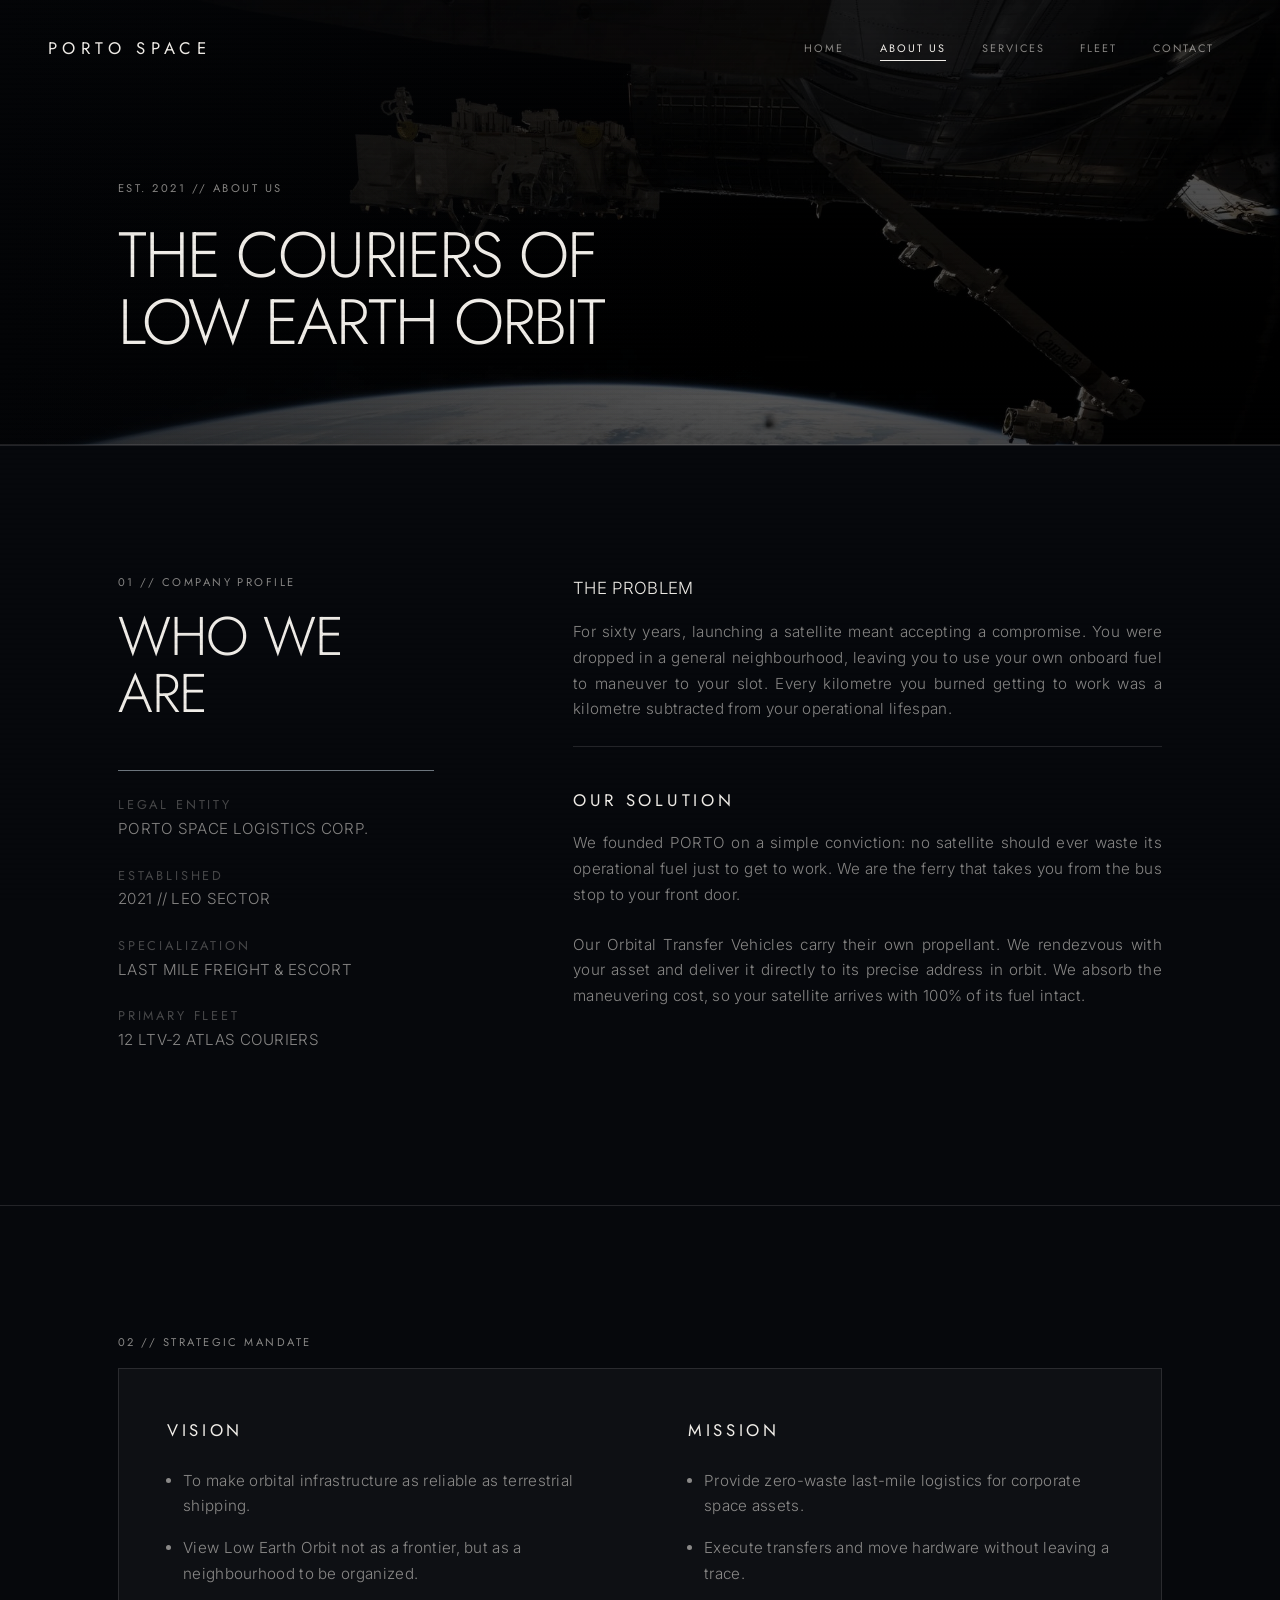
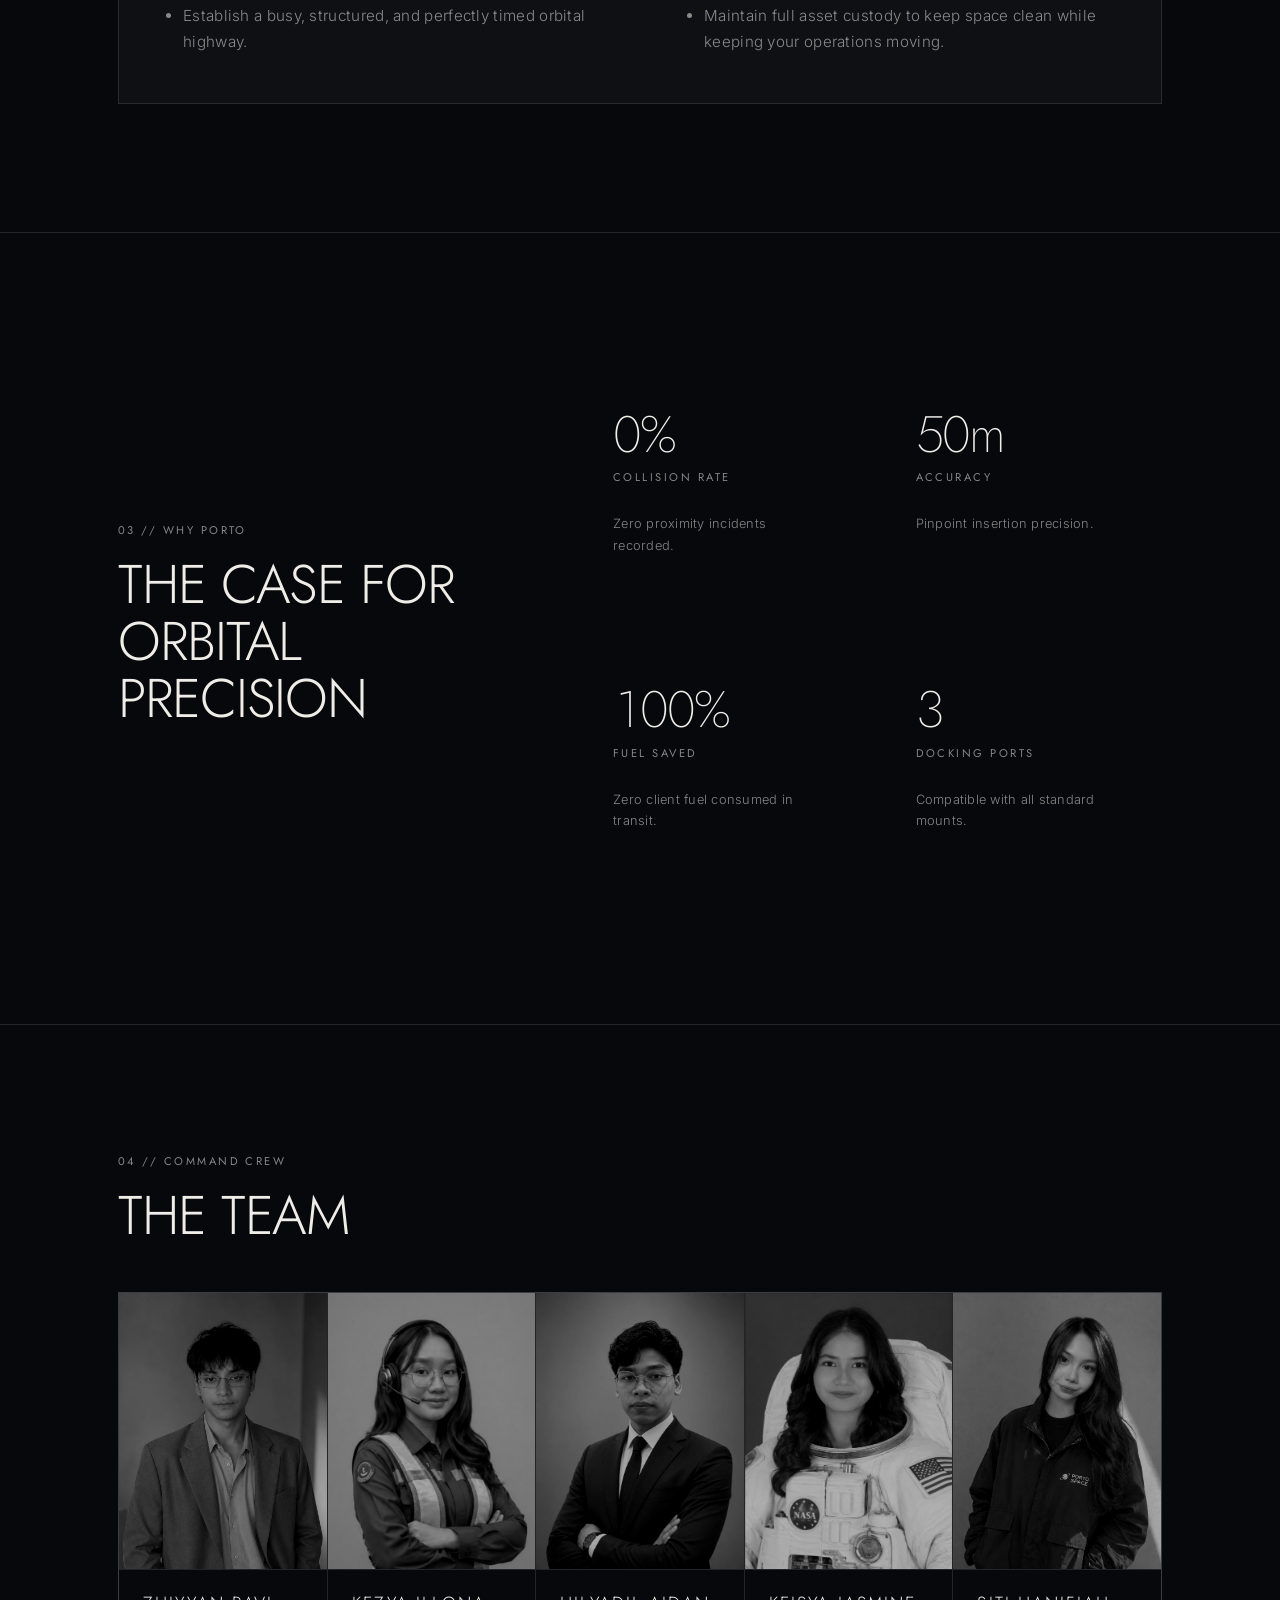
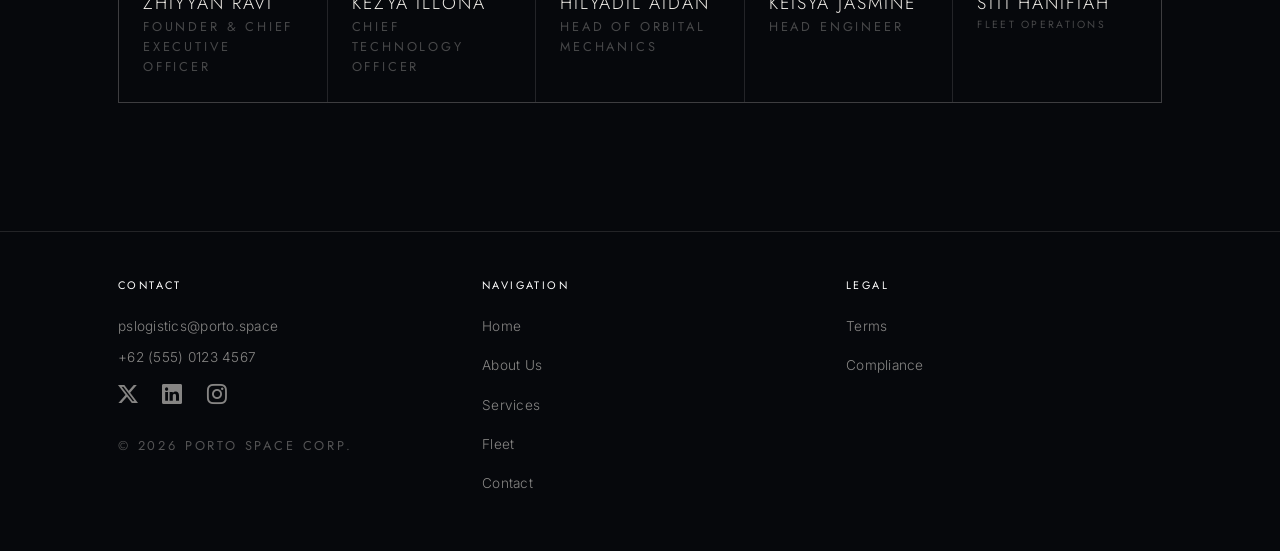
<file: about.html>
<!DOCTYPE html>
<html lang="en">
<head>
    <meta charset="UTF-8">
    <meta name="viewport" content="width=device-width, initial-scale=1.0">
    <title>About Us | PORTO SPACE</title>

    <!-- Bootstrap 5 -->
    <link href="https://cdn.jsdelivr.net/npm/bootstrap@5.3.0/dist/css/bootstrap.min.css" rel="stylesheet">
    <!-- Bootstrap Icons Link -->
    <link rel="stylesheet" href="https://cdn.jsdelivr.net/npm/bootstrap-icons@1.11.3/font/bootstrap-icons.min.css">
    
    <!-- Fonts -->
    <link rel="preconnect" href="https://fonts.googleapis.com">
    <link rel="preconnect" href="https://fonts.gstatic.com" crossorigin>
    <link href="https://fonts.googleapis.com/css2?family=Jost:wght@200;300;400;500&family=Inter:wght@300;400;500&display=swap" rel="stylesheet">

    <!-- Custom CSS -->
    <link rel="stylesheet" href="style.css">
    
    <!-- Custom JS -->
    <script src="main.js" defer></script>
    
    <!-- Vercel Web Analytics -->
    <script defer src="https://cdn.vercel-insights.com/v1/script.js"></script>

</head>
<body>
    <img src="assets/bg/about-bg.webp" alt="" class="sub-hero-bg" aria-hidden="true">
    <div class="hero-overlay"></div>
    <div class="scanline-overlay" aria-hidden="true"></div>

    <!-- NAVIGATION -->
    <nav class="custom-navbar">
        <a href="index.html" class="logo">PORTO SPACE</a>
        <input type="checkbox" id="menu-toggle">
        <label for="menu-toggle" class="menu-icon" aria-label="Toggle navigation">
            <span></span><span></span><span></span>
        </label>
        <div class="nav-links">
            <a href="index.html">Home</a>
            <a href="about.html" class="nav-active">About Us</a>
            <a href="services.html">Services</a>
            <a href="fleet.html">Fleet</a>
            <a href="contact.html">Contact</a>
        </div>
    </nav>

    <!-- HERO -->
    <header class="sub-hero bg-transparent">
        <div class="container px-4 px-md-5">
            <span class="label-text d-block mb-4">EST. 2021 // ABOUT US</span>
            <h1 class="sub-hero-title">The Couriers of<br>Low Earth Orbit</h1>
        </div>
    </header>

    <main>
        <!-- 1. COMPANY PROFILE -->
        <section class="section-padding">
            <div class="container px-4 px-md-5">
                <div class="row g-5">
                    <!-- Data Sheet Column -->
                    <div class="col-lg-4">
                        <span class="label-text d-block mb-3">01 // Company Profile</span>
                        <h2 class="mb-5">Who We Are</h2>
                        
                        <div class="border-top border-secondary pt-4">
                            <div class="mb-4">
                                <span class="label-text d-block opacity-50 fs-8rem label-fs-8rem">Legal Entity</span>
                                <span class="muted-text d-block">PORTO SPACE LOGISTICS CORP.</span>
                            </div>
                            <div class="mb-4">
                                <span class="label-text d-block opacity-50 fs-8rem label-fs-8rem">Established</span>
                                <span class="muted-text d-block">2021 // LEO SECTOR</span>
                            </div>
                            <div class="mb-4">
                                <span class="label-text d-block opacity-50 fs-8rem label-fs-8rem">Specialization</span>
                                <span class="muted-text d-block">LAST MILE FREIGHT & ESCORT</span>
                            </div>
                            <div class="mb-4">
                                <span class="label-text d-block opacity-50 fs-8rem label-fs-8rem">Primary Fleet</span>
                                <span class="muted-text d-block">12 LTV-2 ATLAS COURIERS</span>
                            </div>
                        </div>
                    </div>

                    <!-- Narrative Column -->
                    <div class="col-lg-7 offset-lg-1">
                        <p class="muted-text mb-3 text-white-important">
                            THE PROBLEM
                        </p>
                        <p class="muted-text mb-4 text-justified">
                            For sixty years, launching a satellite meant accepting a compromise. You were dropped in a general neighbourhood, leaving you to use your own onboard fuel to maneuver to your slot. Every kilometre you burned getting to work was a kilometre subtracted from your operational lifespan.
                        </p>

                        <div class="border-divider"></div>

                        <p class="label-text mb-3 text-white-important">OUR SOLUTION</p>
                        <p class="muted-text mb-4 text-justified">
                            We founded PORTO on a simple conviction: no satellite should ever waste its operational fuel just to get to work. We are the ferry that takes you from the bus stop to your front door.
                        </p>
                        <p class="muted-text text-justified">
                            Our Orbital Transfer Vehicles carry their own propellant. We rendezvous with your asset and deliver it directly to its precise address in orbit. We absorb the maneuvering cost, so your satellite arrives with 100% of its fuel intact.
                        </p>
                    </div>
                </div>
            </div>
        </section>

       <!-- 02 // STRATEGIC MANDATE -->
        <section class="section-padding border-top-thin">
            <div class="container px-4 px-md-5">
                <span class="label-text d-block mb-3">02 // Strategic Mandate</span>
                <div class="glass-panel p-0 overflow-hidden">
                    <div class="row g-0">
                        
                        <!-- VISION -->
                        <div class="col-lg-6 p-4 p-md-5">
                            <span class="label-text d-block mb-4 text-white-important">Vision</span>
                            <ul class="muted-text ps-3 mb-0">
                                <li class="mb-3">To make orbital infrastructure as reliable as terrestrial shipping.</li>
                                <li class="mb-3">View Low Earth Orbit not as a frontier, but as a neighbourhood to be organized.</li>
                                <li>Establish a busy, structured, and perfectly timed orbital highway.</li>
                            </ul>
                        </div>

                        <!-- MISSION -->
                        <div class="col-lg-6 p-4 p-md-5">
                            <span class="label-text d-block mb-4 text-white-important">Mission</span>
                            <ul class="muted-text ps-3 mb-0">
                                <li class="mb-3">Provide zero-waste last-mile logistics for corporate space assets.</li>
                                <li class="mb-3">Execute transfers and move hardware without leaving a trace.</li>
                                <li>Maintain full asset custody to keep space clean while keeping your operations moving.</li>
                            </ul>
                        </div>

                    </div>
                </div>
            </div>
        </section>
        
        <!-- 3. VALUE PROPOSITION -->
        <section class="section-padding border-top-thin">
            <div class="container px-4 px-md-5">
                <div class="row g-5 align-items-center">
                    <div class="col-lg-5">
                        <span class="label-text d-block mb-3">03 // Why Porto</span>
                        <h2>The Case for<br>Orbital Precision</h2>
                    </div>
                    <div class="col-lg-7">
                        <div class="row g-3">
                            <div class="col-6">
                                <div class="metric-card">
                                    <span class="metric-value">0%</span>
                                    <span class="label-text">Collision Rate</span>
                                    <p class="muted-text mt-3 fs-8rem">Zero proximity incidents recorded.</p>
                                </div>
                            </div>
                            <div class="col-6">
                                <div class="metric-card">
                                    <span class="metric-value">50m</span>
                                    <span class="label-text">Accuracy</span>
                                    <p class="muted-text mt-3 fs-8rem">Pinpoint insertion precision.</p>
                                </div>
                            </div>
                            <div class="col-6">
                                <div class="metric-card">
                                    <span class="metric-value">100%</span>
                                    <span class="label-text">Fuel Saved</span>
                                    <p class="muted-text mt-3 fs-8rem">Zero client fuel consumed in transit.</p>
                                </div>
                            </div>
                            <div class="col-6">
                                <div class="metric-card">
                                    <span class="metric-value">3</span>
                                    <span class="label-text">Docking Ports</span>
                                    <p class="muted-text mt-3 fs-8rem">Compatible with all standard mounts.</p>
                                </div>
                            </div>
                        </div>
                    </div>
                </div>
            </div>
        </section>

       <!-- 4. COMMAND CREW -->
        <section class="section-padding border-top-thin">
            <div class="container px-4 px-md-5">
                
                <div class="d-flex flex-column flex-md-row justify-content-between align-items-md-end mb-5">
                    <div>
                        <span class="label-text d-block mb-3">04 // Command Crew</span>
                        <h2 class="mb-0">The Team</h2>
                    </div>
                </div>

                <div class="team-grid">
                    <!-- Member 1 -->
                    <div class="team-card">
                        <div class="team-img-wrapper">
                            <!-- ONLY ONE COLOR IMAGE NEEDED -->
                            <img src="assets/teams/zian.webp" alt="ZHIYYAN RAVI" class="team-img" loading="lazy">
                        </div>
                        <div class="team-info-box">
                            <h4 class="mb-1 fs-11rem letter-spacing-2">ZHIYYAN RAVI</h4>
                            <span class="label-text d-block opacity-50 fs-8rem">FOUNDER & CHIEF EXECUTIVE OFFICER</span>
                        </div>
                    </div>

                    <!-- Member 2 -->
                    <div class="team-card">
                        <div class="team-img-wrapper">
                            <img src="assets/teams/kezya.webp" alt="KEZYA ILLONA" class="team-img" loading="lazy">
                        </div>
                        <div class="team-info-box">
                            <h4 class="mb-1 fs-11rem letter-spacing-2">KEZYA ILLONA</h4>
                            <span class="label-text d-block opacity-50 fs-8rem">CHIEF TECHNOLOGY OFFICER</span>
                        </div>
                    </div>

                    <!-- Member 3 -->
                    <div class="team-card">
                        <div class="team-img-wrapper">
                            <img src="assets/teams/aidan.webp" alt="HILYADIL AIDAN" class="team-img" loading="lazy">
                        </div>
                        <div class="team-info-box">
                            <h4 class="mb-1 fs-11rem letter-spacing-2">HILYADIL AIDAN</h4>
                            <span class="label-text d-block opacity-50 fs-8rem">HEAD OF ORBITAL MECHANICS</span>
                        </div>
                    </div>

                    <!-- Member 4 -->
                    <div class="team-card">
                        <div class="team-img-wrapper">
                            <img src="assets/teams/keisya.webp" alt="KEISYA JASMINE" class="team-img" loading="lazy">
                        </div>
                        <div class="team-info-box">
                            <h4 class="mb-1 fs-11rem letter-spacing-2">KEISYA JASMINE</h4>
                            <span class="label-text d-block opacity-50 fs-8rem">HEAD ENGINEER</span>
                        </div>
                    </div>

                    <!-- Member 5 -->
                    <div class="team-card">
                        <div class="team-img-wrapper">
                            <img src="assets/teams/hani.webp" alt="SITI HANIFIAH" class="team-img" loading="lazy">
                        </div>
                        <div class="team-info-box">
                            <h4 class="mb-1 fs-11rem letter-spacing-2">SITI HANIFIAH</h4>
                            <span class="label-text d-block opacity-50 fs-65rem">FLEET OPERATIONS</span>
                        </div>
                    </div>
                </div>
            </div>
        </section>
    </main>

    <div id="footer-container"></div>
</body>
</html>
</file>
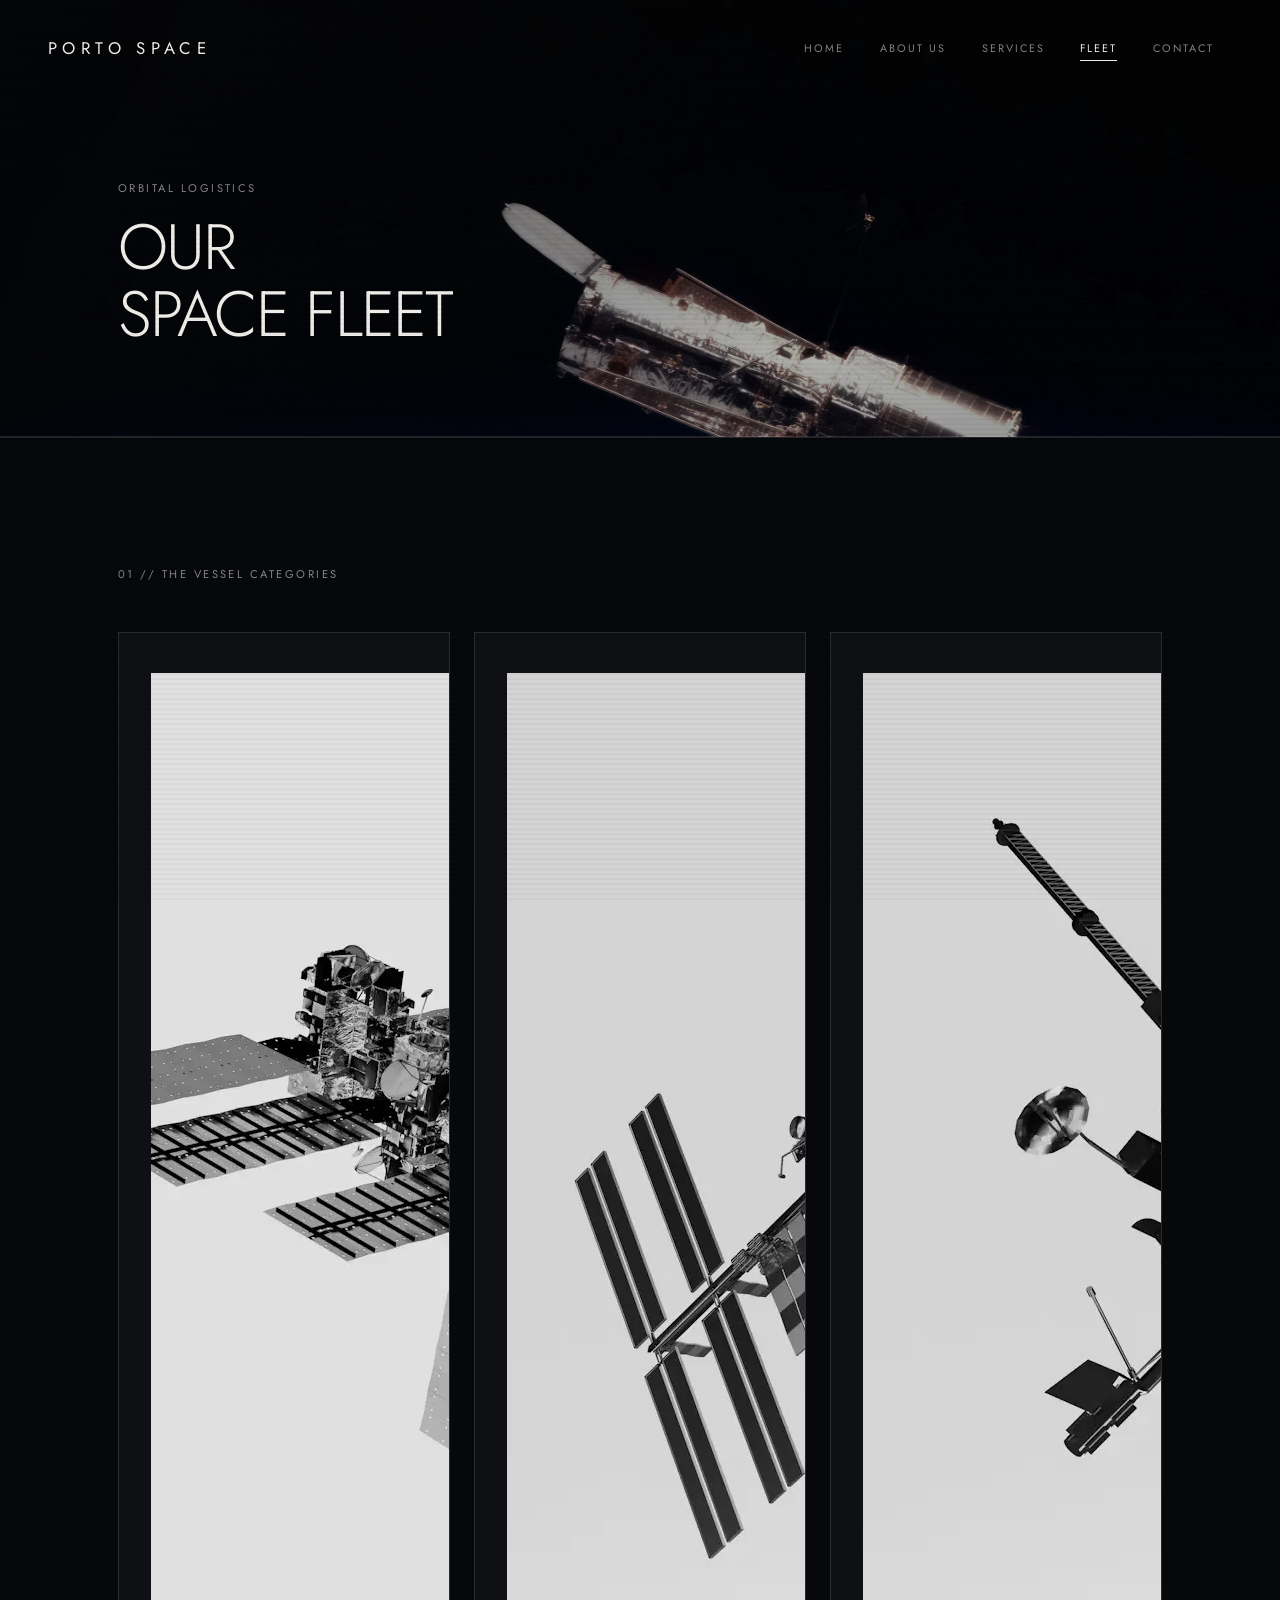
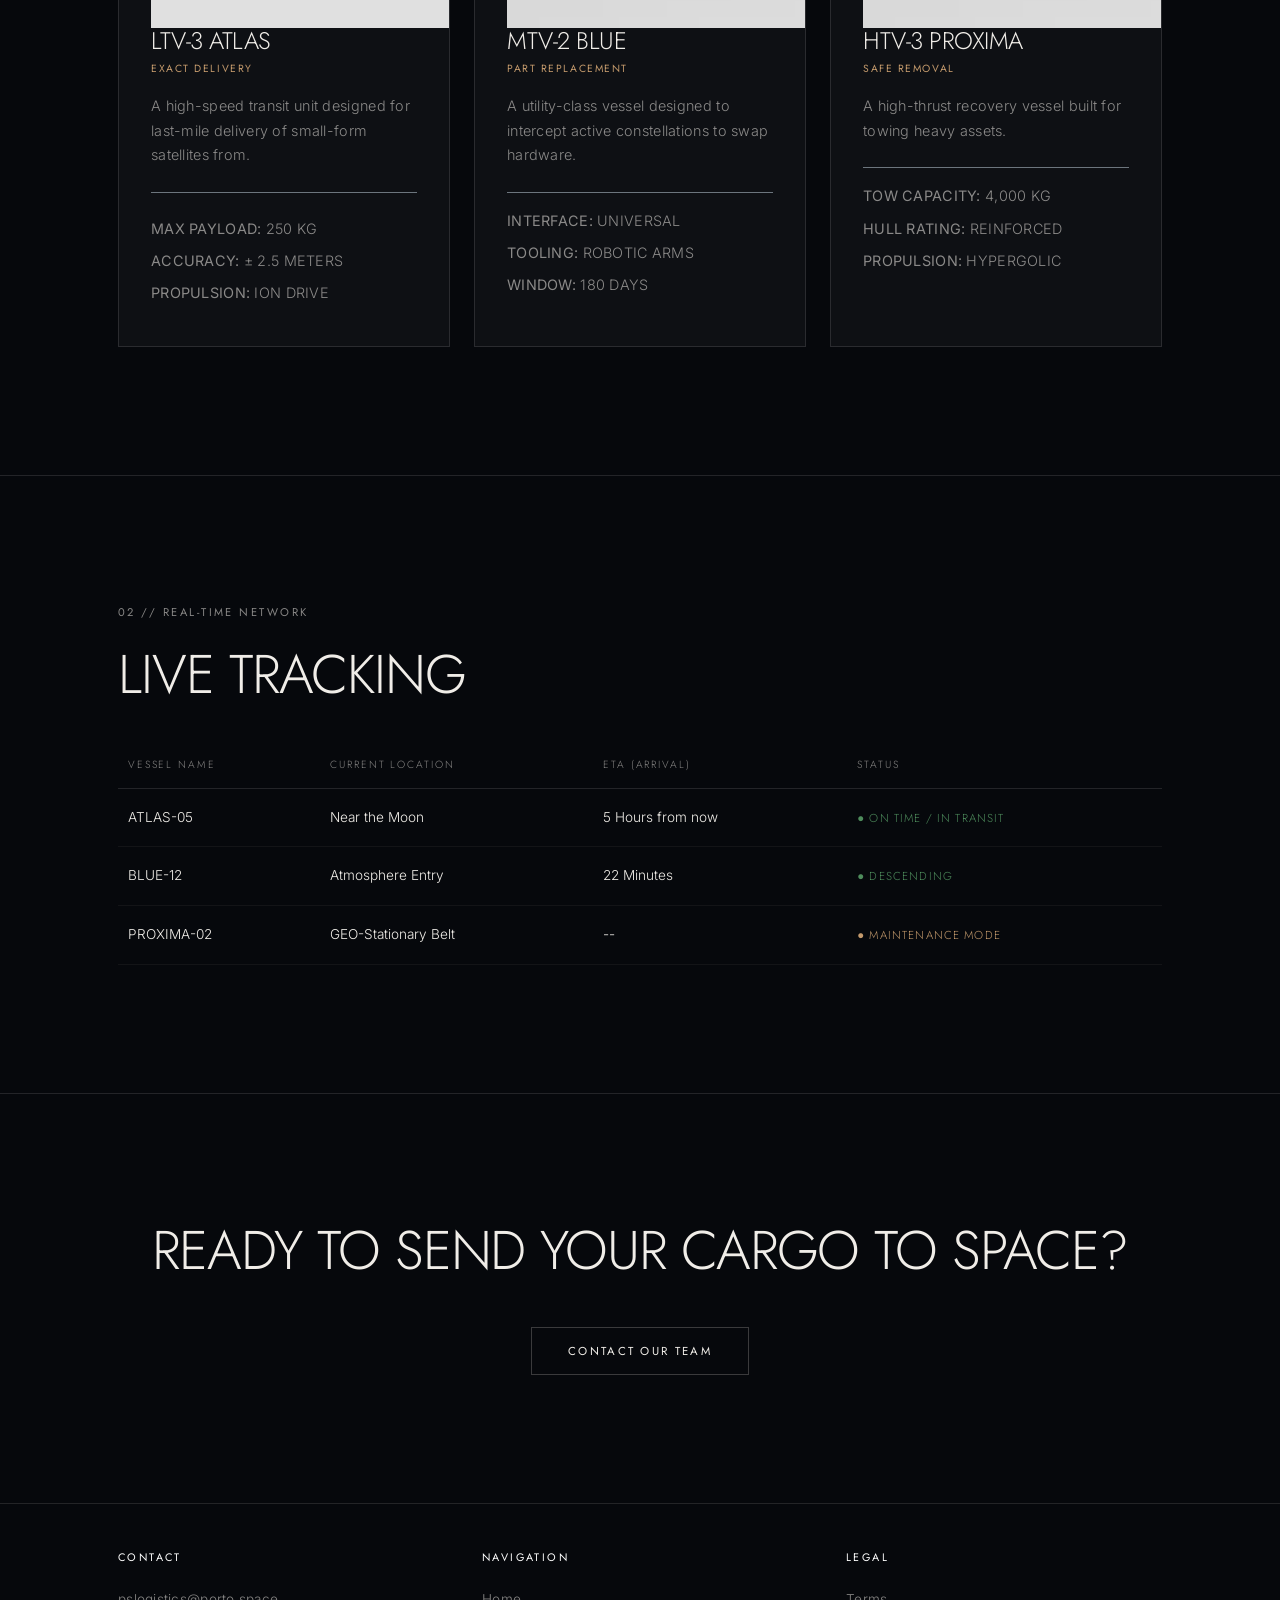
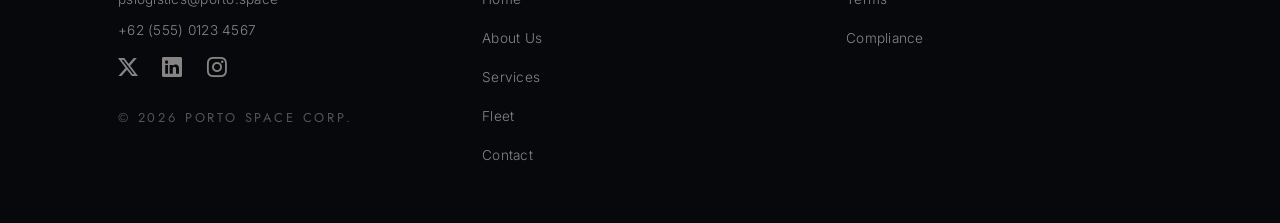
<file: fleet.html>
<!DOCTYPE html>
<html lang="en">
<head>
    <meta charset="UTF-8">
    <meta name="viewport" content="width=device-width, initial-scale=1.0">
    <title>Our Space Fleet | PORTO SPACE</title>

    <!-- Bootstrap 5 -->
    <link href="https://cdn.jsdelivr.net/npm/bootstrap@5.3.0/dist/css/bootstrap.min.css" rel="stylesheet">
    <link rel="stylesheet" href="https://cdn.jsdelivr.net/npm/bootstrap-icons@1.11.3/font/bootstrap-icons.min.css">

    <!-- Fonts -->
    <link rel="preconnect" href="https://fonts.googleapis.com">
    <link rel="preconnect" href="https://fonts.gstatic.com" crossorigin>
    <link href="https://fonts.googleapis.com/css2?family=Jost:wght@200;300;400;500&family=Inter:wght@300;400;500&display=swap" rel="stylesheet">

    <!-- Custom CSS -->
    <link rel="stylesheet" href="style.css">
    
    <!-- Custom JS -->
    <script src="main.js" defer></script>
    
    <!-- Vercel Web Analytics -->
    <script defer src="https://cdn.vercel-insights.com/v1/script.js"></script>
</head>
<body>
    <img src="assets/bg/fleet-bg.webp" alt="" class="sub-hero-bg brightness-70" aria-hidden="true">
    <div class="hero-overlay"></div>
    <div class="scanline-overlay" aria-hidden="true"></div>

    <!-- 1. NAVIGATION -->
    <nav class="custom-navbar">
        <a href="index.html" class="logo">PORTO SPACE</a>
        <input type="checkbox" id="menu-toggle">
        <label for="menu-toggle" class="menu-icon" aria-label="Toggle navigation">
            <span></span><span></span><span></span>
        </label>
        <div class="nav-links">
            <a href="index.html">Home</a>
            <a href="about.html">About Us</a>
            <a href="services.html">Services</a>
            <a href="fleet.html" class="nav-active">Fleet</a>
            <a href="contact.html">Contact</a>
        </div>
    </nav>

    <!-- HEADER -->
    <header class="sub-hero bg-transparent">
        <div class="container px-4 px-md-5">
            <span class="label-text d-block mb-3">Orbital Logistics</span>
            <h1 class="sub-hero-title">Our<br>Space Fleet</h1>
        </div>
    </header>

    <main>
        <!-- 2. MEET OUR SHIPS -->
        <section class="section-padding">
            <div class="container px-4 px-md-5">
                <span class="label-text d-block mb-5">01 // The Vessel Categories</span>
                
                <div class="row g-4">
                    <!-- ATLAS -->
                    <div class="col-lg-4">
                        <div class="glass-panel service-card h-100">
                            <div class="service-image-container">
                                <img src="assets/fleet/atlas.webp" alt="LTV-3 ATLAS">
                            </div>
                            <div class="service-card-content">
                                <h4 class="mb-2">LTV-3 ATLAS</h4>
                                <span class="label-text d-block mb-3 fleet-category">EXACT DELIVERY</span>
                                <p class="muted-text fs-9rem">
                                A high-speed transit unit designed for last-mile delivery of small-form satellites from.
                                </p>
                                <div class="mt-4 pt-4 border-top border-secondary">
                                    <p class="muted-text mb-2 fs-9rem"><strong>MAX PAYLOAD:</strong> 250 KG</p>
                                    <p class="muted-text mb-2 fs-9rem"><strong>ACCURACY:</strong> ± 2.5 METERS</p>
                                    <p class="muted-text mb-0 fs-9rem"><strong>PROPULSION:</strong> ION DRIVE</p>
                                </div>
                            </div>
                        </div>
                    </div>

                    <!-- BLUE -->
                    <div class="col-lg-4">
                        <div class="glass-panel service-card h-100">
                            <div class="service-image-container">
                                <img src="assets/fleet/blue.webp" alt="MTV-2 BLUE">
                            </div>
                            <div class="service-card-content">
                                <h4 class="mb-2">MTV-2 BLUE</h4>
                                <span class="label-text d-block mb-3 fleet-category">PART REPLACEMENT</span>
                                <p class="muted-text fs-9rem">
                                A utility-class vessel designed to intercept active constellations to swap hardware.
                                </p>
                                <div class="mt-4 pt-3 border-top border-secondary">
                                    <p class="muted-text mb-2 fs-9rem"><strong>INTERFACE:</strong> UNIVERSAL</p>
                                    <p class="muted-text mb-2 fs-9rem"><strong>TOOLING:</strong> ROBOTIC ARMS</p>
                                    <p class="muted-text mb-0 fs-9rem"><strong>WINDOW:</strong> 180 DAYS</p>
                                </div>
                            </div>
                        </div>
                    </div>

                    <!-- PROXIMA -->
                    <div class="col-lg-4">
                        <div class="glass-panel service-card h-100">
                            <div class="service-image-container">
                                <img src="assets/fleet/proxima.webp" alt="HTV-3 PROXIMA">
                            </div>
                            <div class="service-card-content">
                                <h4 class="mb-2">HTV-3 PROXIMA</h4>
                                <span class="label-text d-block mb-3 fleet-category">SAFE REMOVAL</span>
                                <p class="muted-text fs-9rem">
                                A high-thrust recovery vessel built for towing heavy assets.
                                </p>
                                <div class="mt-4 pt-3 border-top border-secondary">
                                    <p class="muted-text mb-2 fs-9rem"><strong>TOW CAPACITY:</strong> 4,000 KG</p>
                                    <p class="muted-text mb-2 fs-9rem"><strong>HULL RATING:</strong> REINFORCED</p>
                                    <p class="muted-text mb-0 fs-9rem"><strong>PROPULSION:</strong> HYPERGOLIC</p>
                                </div>
                            </div>
                        </div>
                    </div>
                </div>
            </div>
        </section>

        <!-- 3. LIVE TRACKING (3 BARIS) -->
        <section class="section-padding border-top-thin">
            <div class="container px-4 px-md-5">
                <span class="label-text d-block mb-4">02 // Real-Time Network</span>
                <h2>Live Tracking</h2>
                <div class="table-responsive">
                    <table class="table-custom">
                        <thead>
                            <tr>
                                <th>VESSEL NAME</th>
                                <th>CURRENT LOCATION</th>
                                <th>ETA (ARRIVAL)</th>
                                <th>STATUS</th>
                            </tr>
                        </thead>
                        <tbody>
                            <tr>
                                <td>ATLAS-05</td>
                                <td>Near the Moon</td>
                                <td>5 Hours from now</td>
                                <td><span class="status-badge status--transit">● ON TIME / IN TRANSIT</span></td>
                            </tr>
                            <tr>
                                <td>BLUE-12</td>
                                <td>Atmosphere Entry</td>
                                <td>22 Minutes</td>
                                <td><span class="status-badge status--transit">● DESCENDING</span></td>
                            </tr>
                            <tr>
                                <td>PROXIMA-02</td>
                                <td>GEO-Stationary Belt</td>
                                <td>--</td>
                                <td><span class="status-badge status--docked">● MAINTENANCE MODE</span></td>
                            </tr>
                        </tbody>
                    </table>
                </div>
            </div>
        </section>

             <!-- 3. FOOTER CTA -->
        <section class="section-padding border-top-thin">
            <div class="container px-4 px-md-5 text-center">
                <h2 class="mb-5">READY TO SEND YOUR CARGO TO SPACE?</h2>
                <div class="d-flex justify-content-center">
                    <a href="contact.html" class="btn-sleek">CONTACT OUR TEAM</a>
                </div>
            </div>
        </section>
    </main>
    
    <div id="footer-container"></div>
</body>
</html>
</file>
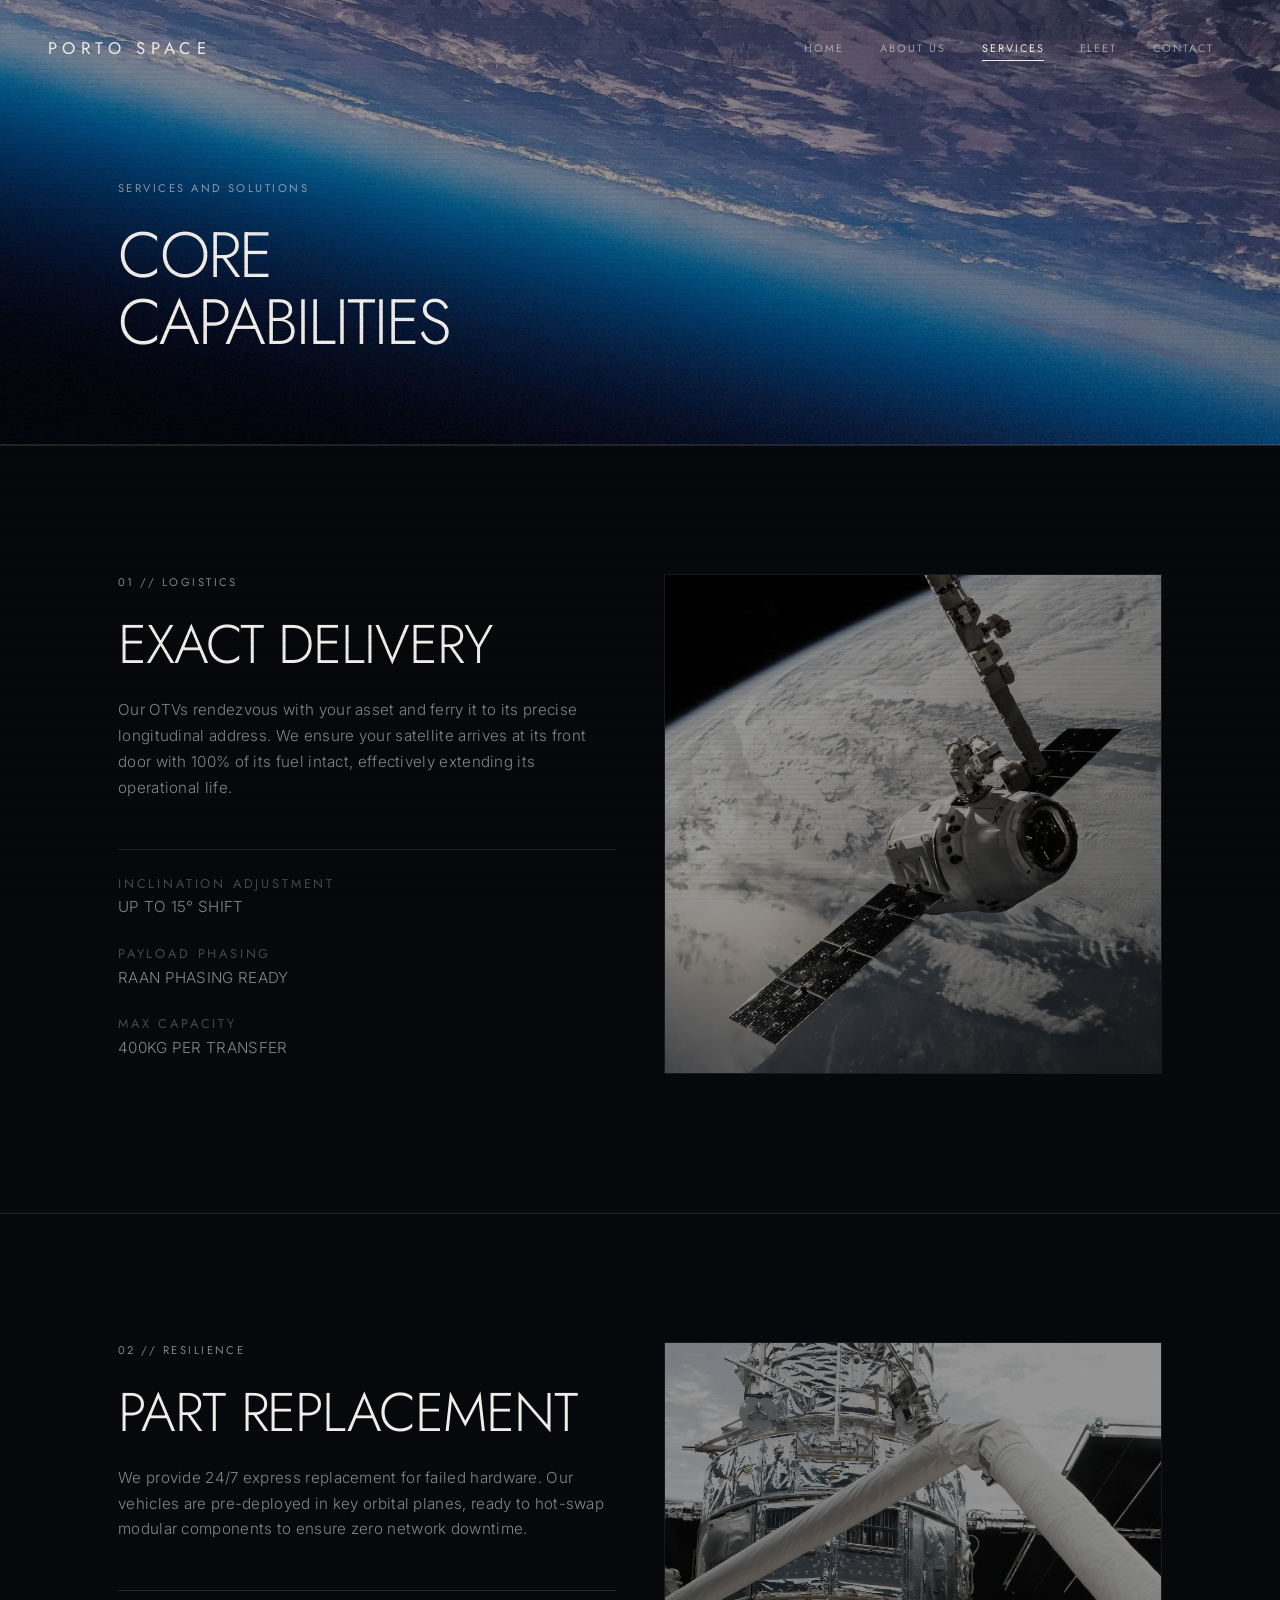
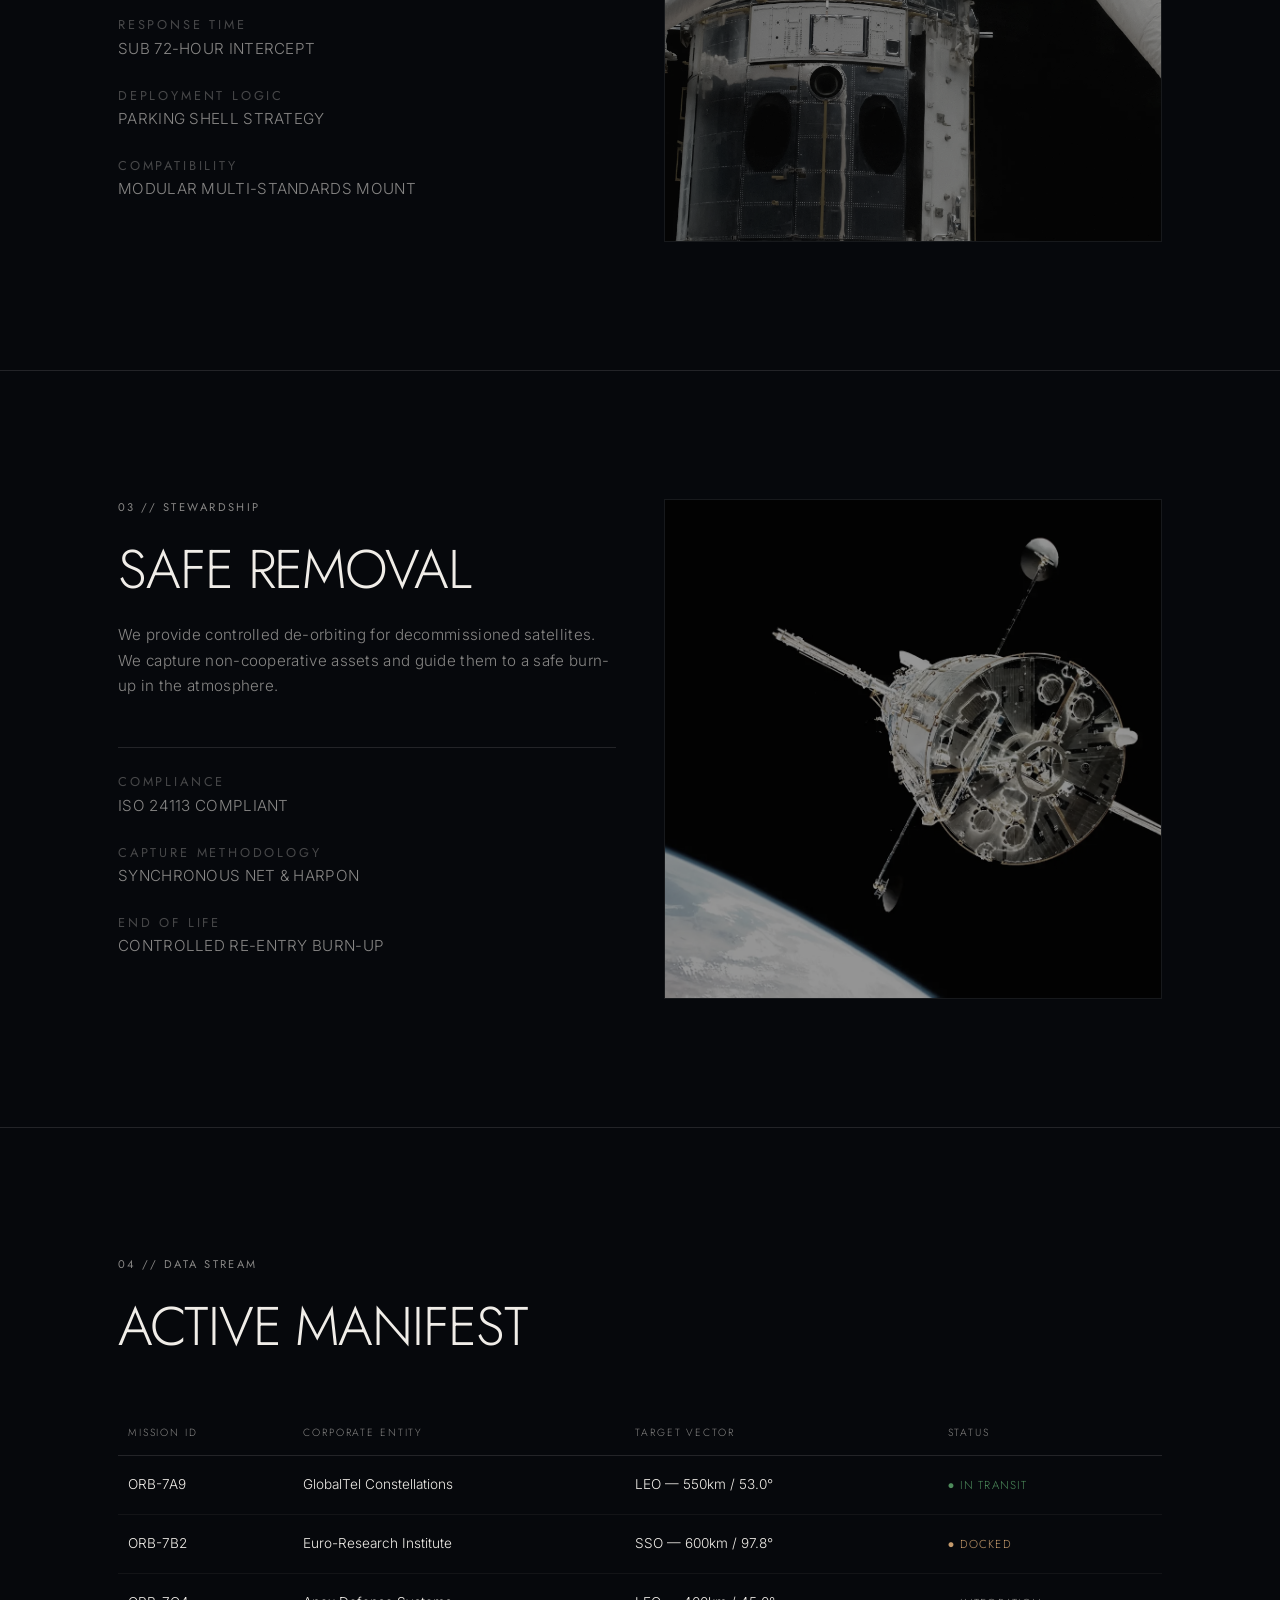
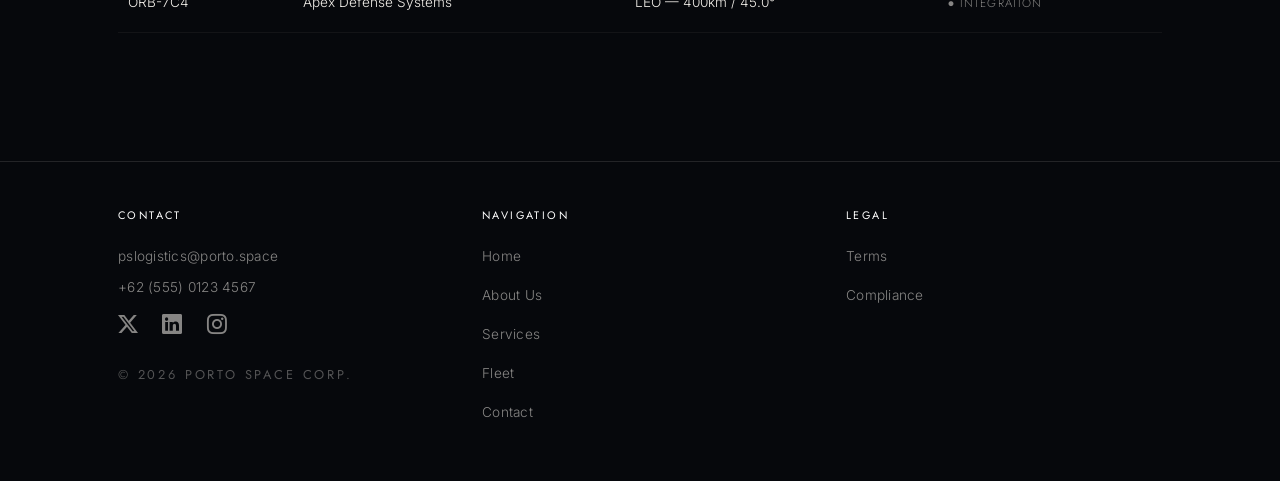
<file: services.html>
<!DOCTYPE html>
<html lang="en">
<head>
    <meta charset="UTF-8">
    <meta name="viewport" content="width=device-width, initial-scale=1.0">
    <title>Services | PORTO SPACE</title>

    <!-- Bootstrap 5 -->
    <link href="https://cdn.jsdelivr.net/npm/bootstrap@5.3.0/dist/css/bootstrap.min.css" rel="stylesheet">
    <!-- Bootstrap Icons Link -->
    <link rel="stylesheet" href="https://cdn.jsdelivr.net/npm/bootstrap-icons@1.11.3/font/bootstrap-icons.min.css">
    
    <!-- Fonts -->
    <link rel="preconnect" href="https://fonts.googleapis.com">
    <link rel="preconnect" href="https://fonts.gstatic.com" crossorigin>
    <link href="https://fonts.googleapis.com/css2?family=Jost:wght@200;300;400;500&family=Inter:wght@300;400;500&display=swap" rel="stylesheet">

    <!-- Custom CSS -->
    <link rel="stylesheet" href="style.css">
    
    <!-- Custom JS -->
    <script src="main.js" defer></script>
    
    <!-- Vercel Web Analytics -->
    <script defer src="https://cdn.vercel-insights.com/v1/script.js"></script>
</head>
<body>
    <img src="assets/bg/services-bg.webp" alt="" class="sub-hero-bg brightness-60" aria-hidden="true">
    <div class="scanline-overlay" aria-hidden="true"></div>

    <!-- NAVIGATION -->
    <nav class="custom-navbar">
        <a href="index.html" class="logo">PORTO SPACE</a>
        <input type="checkbox" id="menu-toggle">
        <label for="menu-toggle" class="menu-icon" aria-label="Toggle navigation">
            <span></span><span></span><span></span>
        </label>
        <div class="nav-links">
            <a href="index.html">Home</a>
            <a href="about.html">About Us</a>
            <a href="services.html" class="nav-active">Services</a>
            <a href="fleet.html">Fleet</a>
            <a href="contact.html">Contact</a>
        </div>
    </nav>

    <!-- HERO -->
    <header class="sub-hero bg-transparent">

        <div class="container px-4 px-md-5">
            <span class="label-text d-block mb-4">Services and Solutions</span>
            <h1 class="sub-hero-title">Core<br>Capabilities</h1>
        </div>
    </header>

    <main>
        <!-- 01 // EXACT DELIVERY -->
        <section class="section-padding">
            <div class="container px-4 px-md-5">
                <div class="row g-5 align-items-start">
                    <div class="col-lg-6">
                        <span class="label-text d-block mb-4">01 // Logistics</span>
                        <h2 class="mb-4">Exact Delivery</h2>
                        
                        <p class="muted-text mb-5">
                        Our OTVs rendezvous with your asset and ferry it to its precise longitudinal address. We ensure your satellite arrives at its front door with 100% of its fuel intact, effectively extending its operational life.
                        </p>

                        <div class="spec-border pt-4">
                            <div class="mb-4">
                                <span class="label-text d-block opacity-50 fs-8rem">Inclination Adjustment</span>
                                <span class="muted-text d-block">UP TO 15° SHIFT</span>
                            </div>
                            <div class="mb-4">
                                <span class="label-text d-block opacity-50 fs-8rem">Payload Phasing</span>
                                <span class="muted-text d-block">RAAN PHASING READY</span>
                            </div>
                            <div class="mb-4">
                                <span class="label-text d-block opacity-50 fs-8rem">Max Capacity</span>
                                <span class="muted-text d-block">400KG PER TRANSFER</span>
                            </div>
                        </div>
                    </div>

                    <div class="col-lg-6">
                        <img src="assets/services/services-1.webp" class="service-visual" alt="Exact Delivery">
                    </div>
                </div>
            </div>
        </section>

        <!-- 02 // PART REPLACEMENT -->
        <section class="section-padding border-top-thin">
            <div class="container px-4 px-md-5">
                <div class="row g-5 align-items-start">
                    <div class="col-lg-6">
                        <span class="label-text d-block mb-4">02 // Resilience</span>
                        <h2 class="mb-4">Part Replacement</h2>

                        <p class="muted-text mb-5">
                            We provide 24/7 express replacement for failed hardware. Our vehicles are pre-deployed in key orbital planes, ready to hot-swap modular components to ensure zero network downtime.
                        </p>

                        <div class="spec-border pt-4">
                            <div class="mb-4">
                                <span class="label-text d-block opacity-50 fs-8rem">Response Time</span>
                                <span class="muted-text d-block">SUB 72-HOUR INTERCEPT</span>
                            </div>
                            <div class="mb-4">
                                <span class="label-text d-block opacity-50 fs-8rem">Deployment Logic</span>
                                <span class="muted-text d-block">PARKING SHELL STRATEGY</span>
                            </div>
                            <div class="mb-4">
                                <span class="label-text d-block opacity-50 fs-8rem">Compatibility</span>
                                <span class="muted-text d-block">MODULAR MULTI-STANDARDS MOUNT</span>
                            </div>
                        </div>
                    </div>

                    <div class="col-lg-6">
                        <img src="assets/services/services-2.webp" class="service-visual" alt="Part Replacement">
                    </div>
                </div>
            </div>
        </section>

        <!-- 03 // SAFE REMOVAL -->
        <section class="section-padding border-top-thin">
            <div class="container px-4 px-md-5">
                <div class="row g-5 align-items-start">
                    <div class="col-lg-6">
                        <span class="label-text d-block mb-4">03 // Stewardship</span>
                        <h2 class="mb-4">Safe Removal</h2>
                        
                        <p class="muted-text mb-5">
                            We provide controlled de-orbiting for decommissioned satellites. We capture non-cooperative assets and guide them to a safe burn-up in the atmosphere.
                        </p>

                        <div class="spec-border pt-4">
                            <div class="mb-4">
                                <span class="label-text d-block opacity-50 fs-8rem">Compliance</span>
                                <span class="muted-text d-block">ISO 24113 COMPLIANT</span>
                            </div>
                            <div class="mb-4">
                                <span class="label-text d-block opacity-50 fs-8rem">Capture Methodology</span>
                                <span class="muted-text d-block">SYNCHRONOUS NET & HARPON</span>
                            </div>
                            <div class="mb-4">
                                <span class="label-text d-block opacity-50 fs-8rem">End of Life</span>
                                <span class="muted-text d-block">CONTROLLED RE-ENTRY BURN-UP</span>
                            </div>
                        </div>
                    </div>

                    <div class="col-lg-6">
                        <img src="assets/services/services-3.webp" class="service-visual" alt="Safe Removal">
                    </div>
                </div>
            </div>
        </section>

        <!-- 04 // ACTIVE MANIFEST -->
        <section class="section-padding border-top-thin">
            <div class="container px-4 px-md-5">
                <span class="label-text d-block mb-4">04 // Data Stream</span>
                <h2 class="mb-4">Active Manifest</h2>

                <div class="table-responsive">
                    <table class="table-custom">
                        <thead>
                            <tr>
                                <th>MISSION ID</th>
                                <th>CORPORATE ENTITY</th>
                                <th>TARGET VECTOR</th>
                                <th>STATUS</th>
                            </tr>
                        </thead>
                        <tbody>
                            <tr>
                                <td>ORB-7A9</td>
                                <td>GlobalTel Constellations</td>
                                <td>LEO — 550km / 53.0°</td>
                                <td>
                                    <span class="status-badge status--transit">● IN TRANSIT</span>
                                </td>
                            </tr>
                            <tr>
                                <td>ORB-7B2</td>
                                <td>Euro-Research Institute</td>
                                <td>SSO — 600km / 97.8°</td>
                                <td>
                                    <span class="status-badge status--docked">● DOCKED</span>
                                </td>
                            </tr>
                            <tr>
                                <td>ORB-7C4</td>
                                <td>Apex Defense Systems</td>
                                <td>LEO — 400km / 45.0°</td>
                                <td>
                                    <span class="status-badge status--pending">● INTEGRATION</span>
                                </td>
                            </tr>
                        </tbody>
                    </table>
                </div>
            </div>
        </section>
    </main>

    <div id="footer-container"></div>
</body>
</html>
</file>
<file: style.css>
/* ============================================================
   PORTO SPACE — Design System
   Palette: Deep Space Black / Off-White / Warm Amber / Silver
   ============================================================ */

:root {
    /* Colors */
    --bg-dark:        #06080c;
    --bg-dark-alt:    #0c0f14;
    --text-main:      #f0ede8;
    --text-muted:     rgba(240, 237, 232, 0.55);
    --text-faint:     rgba(240, 237, 232, 0.25);
    --border-thin:    rgba(240, 237, 232, 0.12);
    --border-mid:     rgba(240, 237, 232, 0.22);
    --glass-bg:       rgba(240, 237, 232, 0.04);
    --accent-amber:   #c49a6c;
    --accent-green:   #4e8c5c;

    /* Typography */
    --font-display:   'Jost', sans-serif;
    --font-body:      'Inter', sans-serif;

    /* Spacing */
    --section-gap:    clamp(80px, 10vw, 140px);
}

/* ── Reset & Base ──────────────────────────────────────────── */
*, *::before, *::after { box-sizing: border-box; margin: 0; padding: 0; }

html { scroll-behavior: smooth; }

body {
    background-color: var(--bg-dark);
    color: var(--text-main);
    font-family: var(--font-body);
    -webkit-font-smoothing: antialiased;
    -moz-osx-font-smoothing: grayscale;
    overflow-x: hidden;
    line-height: 1.6;
}

h1, h2, h3, h4, h5, h6 {
    font-family: var(--font-display);
    font-weight: 300;
    text-transform: uppercase;
    line-height: 1.05;
    letter-spacing: -0.02em;
}

h2 { font-size: clamp(2.2rem, 4.5vw, 3.4rem); }
h3 { font-size: clamp(1rem, 2vw, 1.25rem); }

a { color: inherit; text-decoration: none; }

/* ── Utility ───────────────────────────────────────────────── */
.label-text {
    font-family: var(--font-display);
    font-size: 0.7rem;
    letter-spacing: 0.22em;
    color: var(--text-muted);
    text-transform: uppercase;
}

.muted-text {
    color: var(--text-muted);
    font-family: var(--font-body);
    font-size: 0.95rem;
    line-height: 1.7;
    letter-spacing: 0.02em;
    font-weight: 300;
}

.section-padding { padding: var(--section-gap) 0; }

/* ── Scanline overlay ──────────────────────────────────────── */
.scanline-overlay {
    position: fixed;
    inset: 0;
    pointer-events: none;
    z-index: 9998;
    background: repeating-linear-gradient(
        to bottom,
        transparent 0px,
        transparent 3px,
        rgba(0, 0, 0, 0.04) 4px,
        rgba(0, 0, 0, 0.04) 5px
    );
}

/* ── Buttons ───────────────────────────────────────────────── */
.btn-sleek {
    display: inline-block;
    padding: 14px 36px;
    background: transparent;
    color: var(--text-main);
    border: 1px solid var(--border-mid);
    font-family: var(--font-display);
    font-size: 0.72rem;
    letter-spacing: 0.2em;
    text-transform: uppercase;
    cursor: pointer;
    transition: background 0.35s ease, color 0.35s ease, border-color 0.35s ease, transform 0.3s ease;
}
.btn-sleek:hover {
    background: var(--text-main);
    color: var(--bg-dark);
    border-color: var(--text-main);
    transform: translateY(-2px);
    text-decoration: none;
}

.btn-sleek--filled {
    background: var(--text-main);
    color: var(--bg-dark);
}
.btn-sleek--filled:hover {
    background: transparent;
    color: var(--text-main);
}

.btn-hero-primary {
    display: inline-block;
    padding: 14px 40px;
    background: var(--text-main);
    color: var(--bg-dark);
    font-family: var(--font-display);
    font-size: 0.72rem;
    letter-spacing: 0.2em;
    text-transform: uppercase;
    transition: background 0.35s ease, color 0.35s ease, transform 0.3s ease;
}
.btn-hero-primary:hover {
    background: var(--accent-amber);
    color: var(--bg-dark);
    text-decoration: none;
    transform: translateY(-2px);
}

.btn-hero-ghost {
    display: inline-block;
    padding: 14px 40px;
    background: transparent;
    color: var(--text-main);
    border: 1px solid rgba(240,237,232,0.3);
    font-family: var(--font-display);
    font-size: 0.72rem;
    letter-spacing: 0.2em;
    text-transform: uppercase;
    transition: background 0.35s ease, color 0.35s ease, border-color 0.35s ease, transform 0.3s ease;
}
.btn-hero-ghost:hover {
    background: rgba(240,237,232,0.1);
    border-color: var(--text-main);
    text-decoration: none;
    transform: translateY(-2px);
}

/* ── NAVIGATION ────────────────────────────────────────────── */
#menu-toggle { display: none; }

.custom-navbar {
    position: fixed;
    top: 0; left: 0;
    width: 100%;
    display: flex;
    justify-content: space-between;
    align-items: center;
    padding: 2rem 3rem;
    z-index: 1000;
    background: transparent;
    transition:
        padding 0.5s ease,
        background 0.5s ease,
        backdrop-filter 0.5s ease,
        -webkit-backdrop-filter 0.5s ease,
        border-color 0.5s ease;
    border-bottom: 1px solid transparent;
}

.custom-navbar.scrolled {
    padding: 1.25rem 3rem;
    background: rgba(6, 8, 12, 0.7);
    backdrop-filter: blur(20px);
    -webkit-backdrop-filter: blur(20px);
    border-bottom-color: var(--border-thin);
}

.logo {
    font-family: var(--font-display);
    font-size: 1.05rem;
    letter-spacing: 0.32em;
    color: var(--text-main);
    text-decoration: none;
    z-index: 1100;
    text-transform: uppercase;
}

.nav-links {
    display: flex;
    gap: 0;
    align-items: center;
    position: relative;
    z-index: 1100;
}

.nav-links a {
    color: var(--text-muted);
    text-decoration: none;
    font-family: var(--font-display);
    font-size: 0.68rem;
    font-weight: 400;
    letter-spacing: 0.18em;
    text-transform: uppercase;
    padding: 8px 18px;
    position: relative;
    transition: color 0.25s ease;
}

.nav-links a::after {
    content: '';
    position: absolute;
    bottom: 4px;
    left: 18px;
    right: 18px;
    height: 1px;
    background: var(--text-main);
    transform: scaleX(0);
    transform-origin: left;
    transition: transform 0.3s cubic-bezier(0.4, 0, 0.2, 1);
}

.nav-links a:hover,
.nav-links a.nav-active {
    color: var(--text-main);
    text-decoration: none;
}

.nav-links a:hover::after,
.nav-links a.nav-active::after {
    transform: scaleX(1);
}

.menu-icon {
    display: none;
    width: 28px;
    height: 18px;
    flex-direction: column;
    justify-content: space-between;
    cursor: pointer;
    z-index: 9999;
}
.menu-icon span {
    height: 1px;
    width: 100%;
    background: var(--text-main);
    transition: transform 0.35s ease, opacity 0.25s ease;
    display: block;
}

/* ── HERO ──────────────────────────────────────────────────── */
.hero {
    position: relative;
    height: 100vh;
    min-height: 680px;
    display: flex;
    align-items: flex-end;
    overflow: hidden;
}

.hero-video {
    position: fixed;
    top: 0; left: 0;
    width: 100%; height: 100%;
    object-fit: cover;
    z-index: -2;
    filter: brightness(0.55) saturate(0.7);
}

.hero-overlay {
    position: fixed;
    top: 0; left: 0;
    width: 100%; height: 100%;
    background:
        linear-gradient(to bottom, rgba(6,8,12,0.2) 0%, rgba(6,8,12,0) 40%, rgba(6,8,12,0.95) 100%),
        linear-gradient(to right, rgba(6,8,12,0.5) 0%, transparent 60%);
    z-index: -1;
}

.hero-content {
    position: relative;
    z-index: 2;
    width: 100%;
    padding: 0 3rem 7vh;
    display: flex;
    flex-direction: column;
    gap: 2.5rem;
}

.hero-eyebrow {
    display: flex;
    gap: 12px;
    flex-wrap: wrap;
}

.hero-tag {
    display: inline-block;
    padding: 5px 14px;
    border: 1px solid rgba(240,237,232,0.2);
    font-family: var(--font-display);
    font-size: 0.62rem;
    letter-spacing: 0.18em;
    text-transform: uppercase;
    color: var(--text-muted);
    background: rgba(240,237,232,0.05);
    backdrop-filter: blur(8px);
}

.hero-title {
    font-family: var(--font-display);
    font-size: clamp(4rem, 10vw, 9rem);
    font-weight: 200;
    line-height: 0.92;
    letter-spacing: -0.04em;
    text-transform: uppercase;
    color: var(--text-main);
    max-width: 900px;
}

.hero-title em {
    font-style: normal;
    color: var(--accent-amber);
}

.hero-bottom-bar {
    display: flex;
    align-items: flex-end;
    justify-content: space-between;
    gap: 3rem;
    border-top: 1px solid var(--border-thin);
    padding-top: 2rem;
    max-width: 900px;
}

.hero-sub {
    font-family: var(--font-body);
    font-size: 0.9rem;
    color: var(--text-muted);
    line-height: 1.6;
    max-width: 360px;
    margin: 0;
    font-weight: 300;
    letter-spacing: 0.03em;
}

.hero-cta-group {
    display: flex;
    gap: 14px;
    flex-shrink: 0;
}

.hero-scroll-indicator {
    position: absolute;
    right: 3rem;
    bottom: 2.5rem;
    display: flex;
    flex-direction: column;
    align-items: center;
    gap: 10px;
    z-index: 2;
}

.hero-scroll-indicator span {
    font-family: var(--font-display);
    font-size: 0.58rem;
    letter-spacing: 0.2em;
    text-transform: uppercase;
    color: var(--text-faint);
    writing-mode: vertical-rl;
    text-orientation: mixed;
}

.scroll-line {
    width: 1px;
    height: 60px;
    background: linear-gradient(to bottom, var(--border-mid), transparent);
    animation: scroll-pulse 2s ease-in-out infinite;
}

@keyframes scroll-pulse {
    0%, 100% { opacity: 0.3; transform: scaleY(1); }
    50% { opacity: 1; transform: scaleY(0.7); }
}

/* ── MAIN WRAPPER ──────────────────────────────────────────── */
main {
    position: relative;
    z-index: 2;
    background: var(--bg-dark);
    border-top: 1px solid var(--border-thin);
}

/* ── MARQUEE ───────────────────────────────────────────────── */
.marquee-section {
    padding: 40px 0;
    border-bottom: 1px solid var(--border-thin);
    overflow: hidden;
}

.marquee-header {
    text-align: center;
    padding: 0 3rem 28px;
    position: relative;
}

.marquee-header::before,
.marquee-header::after {
    content: '';
    position: absolute;
    top: 50%;
    width: 80px;
    height: 1px;
    background: var(--border-thin);
}
.marquee-header::before { right: calc(50% + 120px); }
.marquee-header::after  { left:  calc(50% + 120px); }

.marquee-track {
    overflow: hidden;
    mask-image: linear-gradient(to right, transparent 0%, black 8%, black 92%, transparent 100%);
    -webkit-mask-image: linear-gradient(to right, transparent 0%, black 8%, black 92%, transparent 100%);
}

.marquee-inner {
    display: flex;
    width: max-content;
    animation: marquee-scroll 42s linear infinite;
}

.marquee-track:hover .marquee-inner { animation-play-state: paused; }

@keyframes marquee-scroll {
    from { transform: translateX(0); }
    to   { transform: translateX(-50%); }
}

.marquee-item {
    display: flex;
    align-items: center;
    padding: 0 52px;
    opacity: 0.35;
    transition: opacity 0.3s ease;
    cursor: default;
}

.marquee-track:hover .marquee-item { opacity: 0.15; }
.marquee-track:hover .marquee-item:hover { opacity: 0.9; }

.marquee-item img {
    height: 36px;
    width: auto;
    filter: brightness(0) invert(1);
    flex-shrink: 0;
}

/* ── IMPACT METRICS ────────────────────────────────────────── */
.section-impact {
    border-bottom: 1px solid var(--border-thin);
}

.impact-header {
    display: flex;
    flex-direction: column;
    gap: 1.5rem;
    margin-bottom: 4rem;
}

.metrics-grid {
    display: grid;
    grid-template-columns: repeat(4, 1fr);
    gap: 1px;
    background: var(--border-thin);
    border: 1px solid var(--border-thin);
}

.metric-card {
    background: var(--bg-dark);
    padding: 3rem 2.5rem;
    display: flex;
    flex-direction: column;
    gap: 0.6rem;
    transition: background 0.4s ease;
    position: relative;
    overflow: hidden;
}

.metric-card:hover {
    background: var(--bg-dark-alt);
}

.metric-card--highlight {
    background: var(--bg-dark-alt);
}

.metric-value {
    font-family: var(--font-display);
    font-size: clamp(2.5rem, 4vw, 3.8rem);
    font-weight: 200;
    letter-spacing: -0.04em;
    line-height: 1;
    display: block;
    font-variant-numeric: tabular-nums;
    color: var(--text-main);
}

.metric-label {
    font-family: var(--font-display);
    font-size: 0.65rem;
    letter-spacing: 0.2em;
    text-transform: uppercase;
    color: var(--text-muted);
}

.metric-bar {
    position: absolute;
    bottom: 0; left: 0;
    height: 2px;
    width: 100%;
    background: var(--border-thin);
}

.metric-bar::after {
    content: '';
    display: block;
    height: 100%;
    width: var(--fill, 50%);
    background: var(--accent-amber);
    transition: width 1.5s cubic-bezier(0.4, 0, 0.2, 1);
}

.metric-status {
    display: flex;
    align-items: center;
    gap: 8px;
    margin-top: 0.5rem;
}

.status-dot {
    width: 6px;
    height: 6px;
    border-radius: 50%;
    background: var(--accent-green);
    animation: pulse-dot 2.5s ease-in-out infinite;
    flex-shrink: 0;
}

@keyframes pulse-dot {
    0%, 100% { opacity: 1; box-shadow: 0 0 0 0 rgba(78,140,92,0.6); }
    50% { opacity: 0.7; box-shadow: 0 0 0 5px rgba(78,140,92,0); }
}

.metric-status span:last-child {
    font-family: var(--font-display);
    font-size: 0.65rem;
    letter-spacing: 0.15em;
    text-transform: uppercase;
    color: var(--accent-green);
}

/* ── ABOUT TEASER ──────────────────────────────────────────── */
.section-about {
    border-bottom: 1px solid var(--border-thin);
}

.about-grid {
    display: grid;
    grid-template-columns: 180px 1fr 1fr;
    gap: 4rem;
    align-items: start;
}

.about-label-col {
    display: flex;
    flex-direction: column;
    gap: 2rem;
}

.about-number {
    font-family: var(--font-display);
    font-size: clamp(4rem, 8vw, 7rem);
    font-weight: 200;
    color: var(--border-thin);
    line-height: 1;
    letter-spacing: -0.05em;
    user-select: none;
}

.about-content-col {
    display: flex;
    flex-direction: column;
    gap: 2.5rem;
}

.about-body {
    max-width: 480px;
}

.about-visual-col {
    display: flex;
    align-items: center;
    justify-content: center;
    padding: 2rem;
}

.about-orbit-ring {
    position: relative;
    width: 280px;
    height: 280px;
    display: flex;
    align-items: center;
    justify-content: center;
}

.orbit-ring {
    position: absolute;
    border-radius: 50%;
    border: 1px solid var(--border-thin);
    animation: orbit-spin linear infinite;
}

.orbit-ring--outer {
    width: 100%; height: 100%;
    animation-duration: 30s;
}

.orbit-ring--mid {
    width: 65%; height: 65%;
    border-color: var(--border-mid);
    animation-duration: 20s;
    animation-direction: reverse;
}

.orbit-ring--inner {
    width: 35%; height: 35%;
    border-color: rgba(196,154,108,0.3);
    animation-duration: 12s;
}

@keyframes orbit-spin {
    from { transform: rotate(0deg); }
    to   { transform: rotate(360deg); }
}

.orbit-dot {
    width: 8px;
    height: 8px;
    border-radius: 50%;
    background: var(--accent-amber);
    box-shadow: 0 0 12px rgba(196,154,108,0.8);
    position: relative;
    z-index: 1;
}

/* ── SERVICES ──────────────────────────────────────────────── */
.section-services {
    border-bottom: 1px solid var(--border-thin);
}

.services-header {
    display: flex;
    justify-content: space-between;
    align-items: flex-end;
    margin-bottom: 4rem;
}

.services-grid {
    display: grid;
    grid-template-columns: repeat(3, 1fr);
    gap: 1px;
    background: var(--border-thin);
    border: 1px solid var(--border-thin);
}

.service-card {
    background: var(--bg-dark);
    display: flex;
    flex-direction: column;
    overflow: hidden;
    transition: background 0.4s ease;
}

.service-card:hover { background: var(--bg-dark-alt); }

.service-image-wrapper {
    position: relative;
    aspect-ratio: 16 / 10;
    overflow: hidden;
}

.service-image-wrapper img {
    width: 100%;
    height: 100%;
    object-fit: cover;
    filter: brightness(0.6) grayscale(0.4);
    transition: filter 0.7s ease, transform 0.7s ease;
    transform: scale(1.02);
}

.service-card:hover .service-image-wrapper img {
    filter: brightness(0.85) grayscale(0.1);
    transform: scale(1.08);
}

.service-index {
    position: absolute;
    top: 16px;
    right: 16px;
    font-family: var(--font-display);
    font-size: 0.65rem;
    letter-spacing: 0.15em;
    color: rgba(240,237,232,0.5);
    border: 1px solid rgba(240,237,232,0.2);
    padding: 4px 10px;
    backdrop-filter: blur(8px);
}

.service-body {
    padding: 2rem;
    display: flex;
    flex-direction: column;
    gap: 1rem;
    flex: 1;
}

.service-title {
    font-family: var(--font-display);
    font-size: 0.85rem;
    font-weight: 400;
    letter-spacing: 0.15em;
    text-transform: uppercase;
    color: var(--text-main);
}

.service-desc {
    font-family: var(--font-body);
    font-size: 0.85rem;
    color: var(--text-muted);
    line-height: 1.65;
    font-weight: 300;
    flex: 1;
}

.service-link {
    font-family: var(--font-display);
    font-size: 0.65rem;
    letter-spacing: 0.18em;
    text-transform: uppercase;
    color: var(--accent-amber);
    display: inline-flex;
    align-items: center;
    gap: 8px;
    transition: gap 0.3s ease;
    margin-top: auto;
}

.service-link:hover { gap: 14px; text-decoration: none; }

/* ── TESTIMONIALS ──────────────────────────────────────────── */
.section-testimonials { border-bottom: 1px solid var(--border-thin); }

.testimonials-header {
    display: flex;
    flex-direction: column;
    gap: 1.2rem;
}

.testimonial-track {
    overflow: hidden;
    padding: 20px 0 40px;
    mask-image: linear-gradient(to right, transparent, black 12%, black 88%, transparent);
    -webkit-mask-image: linear-gradient(to right, transparent, black 12%, black 88%, transparent);
}

.testimonial-inner {
    display: flex;
    width: max-content;
    gap: 1px;
    background: var(--border-thin);
    animation: testimonial-slide 38s linear infinite;
}

.testimonial-track:hover .testimonial-inner { animation-play-state: paused; }

@keyframes testimonial-slide {
    0%   { transform: translateX(0); }
    100% { transform: translateX(-50%); }
}

.testimonial-card {
    width: 380px;
    flex-shrink: 0;
    background: var(--bg-dark);
    padding: 2.5rem;
    display: flex;
    flex-direction: column;
    justify-content: space-between;
    gap: 2rem;
    transition: background 0.35s ease;
    quotes: none;
}

.testimonial-card:hover { background: var(--bg-dark-alt); }

.testimonial-text {
    font-family: var(--font-display);
    font-size: 0.9rem;
    font-weight: 300;
    line-height: 1.7;
    letter-spacing: 0.06em;
    color: var(--text-main);
    margin: 0;
    flex: 1;
}

.testimonial-footer {
    display: flex;
    flex-direction: column;
    gap: 4px;
    border-top: 1px solid var(--border-thin);
    padding-top: 1.5rem;
}

.testimonial-author {
    font-family: var(--font-display);
    font-size: 0.72rem;
    letter-spacing: 0.18em;
    text-transform: uppercase;
    font-style: normal;
    color: var(--text-main);
}

.testimonial-company {
    font-size: 0.65rem;
    color: var(--accent-amber);
    letter-spacing: 0.15em;
    text-transform: uppercase;
    display: block;
    font-family: var(--font-display);
}

/* ── CTA BAND ──────────────────────────────────────────────── */
.section-cta {
    border-bottom: 1px solid var(--border-thin);
}

.cta-band {
    display: grid;
    grid-template-columns: 1fr 1fr;
    gap: 6rem;
    align-items: center;
    padding: 0;
}

.cta-heading {
    font-size: clamp(2.5rem, 5vw, 4.5rem);
    line-height: 0.95;
}

/* ── FOOTER ────────────────────────────────────────────────── */
footer {
    padding: 80px 0 50px;
    border-top: 1px solid var(--border-thin);
}

.footer-heading {
    font-family: var(--font-display);
    font-size: 0.68rem;
    letter-spacing: 0.22em;
    text-transform: uppercase;
    font-weight: 400;
    color: var(--text-main);
    margin-bottom: 1.5rem !important;
}

footer .muted-text {
    font-size: 0.85rem;
    margin-bottom: 0.5rem !important;
}

footer a.muted-text:hover {
    color: var(--text-main);
    text-decoration: none;
}

/* ── SUB-PAGE HERO ─────────────────────────────────────────── */
.sub-hero {
    padding: 180px 0 80px;
    position: relative;
    z-index: 2;
    border-bottom: 1px solid var(--border-thin);
    overflow: hidden;
}

.sub-hero-bg {
    position: fixed;
    inset: 0;
    width: 100%;
    height: 100%;
    object-fit: cover;
    object-position: center;
    z-index: -1;
    filter: brightness(0.35) grayscale(0.3);
}

.sub-hero .container { position: relative; z-index: 1; }

.sub-hero-title {
    font-size: clamp(2.5rem, 5vw, 4.5rem);
    letter-spacing: -0.03em;
}

/* ── TABLE STYLES ──────────────────────────────────────────── */
.table-custom {
    color: var(--text-main);
    width: 100%;
    border-collapse: collapse;
    margin-top: 2rem;
}
.table-custom th {
    color: var(--text-muted);
    font-family: var(--font-display);
    font-weight: 300;
    font-size: 0.65rem;
    letter-spacing: 0.18em;
    text-transform: uppercase;
    padding: 14px 10px;
    border-bottom: 1px solid var(--border-thin);
    text-align: left;
}
.table-custom td {
    padding: 18px 10px;
    border-bottom: 1px solid rgba(240,237,232,0.05);
    font-weight: 300;
    font-size: 0.85rem;
}

.status-badge { letter-spacing: 0.1em; font-size: 0.72rem; font-family: var(--font-display); }
.status--transit  { color: var(--accent-green); }
.status--docked   { color: var(--accent-amber); }
.status--pending  { color: var(--text-muted); }

/* ── FORM ──────────────────────────────────────────────────── */
.glass-input {
    background: transparent;
    border: none;
    border-bottom: 1px solid var(--border-thin);
    color: var(--text-main);
    padding: 14px 0;
    width: 100%;
    margin-bottom: 20px;
    transition: border-bottom-color 0.3s;
    font-family: var(--font-body);
    font-size: 0.9rem;
}
.glass-input:focus { outline: none; border-bottom-color: var(--text-main); }
.glass-input::placeholder { color: var(--text-faint); }

/* ── GLASS PANEL (other pages) ─────────────────────────────── */
.glass-panel {
    background: rgba(240,237,232,0.03);
    border: 1px solid var(--border-thin);
    padding: 2.5rem 2rem;
    transition: background 0.4s;
}
.glass-panel:hover { background: var(--glass-bg); }

/* ── TEAM DOSSIER ──────────────────────────────────────────── */
.team-grid {
    display: grid;
    grid-template-columns: repeat(auto-fit, minmax(200px, 1fr));
    gap: 1px;
    background: var(--border-thin);
    border: 1px solid var(--border-thin);
}

.team-card {
    background: var(--bg-dark);
    display: flex;
    flex-direction: column;
    overflow: hidden;
    transition: background 0.4s ease;
}

.team-img-wrapper {
    aspect-ratio: 3 / 4;
    overflow: hidden;
    border-bottom: 1px solid var(--border-thin);
}

.team-img {
    width: 100%; height: 100%;
    object-fit: cover;
    object-position: top center;
    filter: grayscale(100%) brightness(0.7) contrast(1.1);
    transition: all 0.6s ease;
}

.team-info-box { padding: 1.5rem; }

.team-card:hover { background: var(--bg-dark-alt); }
.team-card:hover .team-img {
    filter: grayscale(0%) brightness(1) contrast(1);
    transform: scale(1.04);
}

/* ── FLEET ─────────────────────────────────────────────────── */
.fleet-category { color: var(--accent-amber); font-size: 0.65rem; letter-spacing: 0.15em; text-transform: uppercase; }

.service-visual {
    width: 100%; height: 500px;
    object-fit: cover;
    filter: grayscale(0.7) brightness(0.6);
    border: 1px solid var(--border-thin);
    transition: 0.7s ease;
}
section:hover .service-visual { filter: grayscale(0.1) brightness(0.85); }

.spec-border { border-top: 1px solid var(--border-thin); }

/* Misc utility */
.opacity-50 { opacity: 0.5; }
.fs-8rem { font-size: 0.8rem; }
.text-justified { text-align: justify; }
.text-white-important { color: var(--text-main) !important; font-size: 1.05rem; }
.label-fs-8rem { font-size: 0.8rem; }
.border-divider { border-top: 1px solid var(--border-thin); margin-bottom: 2.5rem; }
.brightness-60 { filter: brightness(0.6); }
.brightness-70 { filter: brightness(0.7); }
.bg-transparent { background: transparent !important; }
.letter-spacing-2 { letter-spacing: 0.12em; }
.fs-65rem { font-size: 0.65rem; }
.fs-9rem { font-size: 0.9rem; }
.fs-11rem { font-size: 1.1rem; }
.border-top-thin { border-top: 1px solid var(--border-thin); }

/* ─────────────────────────────────────────────────────────────
   RESPONSIVE — TABLET  (max-width: 1200px)
   ───────────────────────────────────────────────────────────── */
@media (max-width: 1200px) {
    .metrics-grid {
        grid-template-columns: repeat(2, 1fr);
    }

    .about-grid {
        grid-template-columns: 1fr;
        gap: 2.5rem;
    }

    .about-number { font-size: 4rem; }
    .about-visual-col { display: none; }

    .services-header {
        flex-direction: column;
        align-items: flex-start;
        gap: 1.5rem;
    }

    .cta-band {
        grid-template-columns: 1fr;
        gap: 3rem;
    }

    .team-grid { grid-template-columns: repeat(3, 1fr); }
}

/* ─────────────────────────────────────────────────────────────
   RESPONSIVE — MOBILE  (max-width: 768px)
   ───────────────────────────────────────────────────────────── */
@media (max-width: 768px) {

    /* Navigation */
    .custom-navbar { padding: 1.2rem 1.5rem; }
    .logo { font-size: 0.9rem; }

    .menu-icon { display: flex; }

    .nav-links {
        position: fixed;
        top: 0; right: -100%;
        height: 100vh; width: 100%;
        background: rgba(6, 8, 12, 0.98);
        flex-direction: column;
        justify-content: center;
        align-items: center;
        gap: 2rem;
        transition: right 0.5s cubic-bezier(0.77, 0, 0.175, 1);
        z-index: 9999;
        backdrop-filter: blur(20px);
    }

    .nav-links a {
        font-size: 1.6rem !important;
        font-family: var(--font-display) !important;
        font-weight: 200 !important;
        letter-spacing: 0.2em !important;
        color: var(--text-main) !important;
    }

    .nav-links a::after { display: none; }

    .nav-links a:hover { color: var(--accent-amber) !important; }

    #menu-toggle:checked ~ .nav-links { right: 0; }

    #menu-toggle:checked ~ .menu-icon span:nth-child(1) { transform: translateY(8.5px) rotate(45deg); }
    #menu-toggle:checked ~ .menu-icon span:nth-child(2) { opacity: 0; }
    #menu-toggle:checked ~ .menu-icon span:nth-child(3) { transform: translateY(-8.5px) rotate(-45deg); }

    .custom-navbar:has(#menu-toggle:checked) .logo { opacity: 0; transition: opacity 0.3s; }

    .nav-links::after {
        content: "STATUS: SECURE CONNECTION";
        position: absolute;
        bottom: 40px;
        font-family: var(--font-display);
        font-size: 0.58rem;
        letter-spacing: 0.2em;
        color: var(--text-faint);
    }

    /* Hero */
    .hero-content { padding: 0 1.5rem 5vh; }
    .hero-title { font-size: clamp(2.8rem, 12vw, 5rem); }
    .hero-eyebrow { display: none; }

    .hero-bottom-bar {
        flex-direction: column;
        align-items: flex-start;
        gap: 2rem;
    }

    .hero-cta-group { flex-direction: column; width: 100%; }
    .btn-hero-primary, .btn-hero-ghost { text-align: center; width: 100%; }

    .hero-scroll-indicator { display: none; }

    /* Sections */
    .section-padding { padding: 60px 0; }

    /* Metrics */
    .metrics-grid { grid-template-columns: repeat(2, 1fr); }
    .metric-value { font-size: 2rem; }
    .metric-card { padding: 1.75rem 1.5rem; }

    /* Services */
    .services-grid { grid-template-columns: 1fr; }

    /* Testimonials */
    .testimonial-card { width: 300px; padding: 2rem; }
    .testimonial-text { font-size: 0.82rem; }

    /* About */
    .about-grid { grid-template-columns: 1fr; gap: 2rem; }
    .about-visual-col { display: none; }
    .about-label-col .about-number { display: none; }

    /* Buttons */
    .btn-sleek { width: 100%; text-align: center; }

    /* CTA */
    .cta-band { grid-template-columns: 1fr; gap: 2.5rem; }
    .cta-heading { font-size: 2.5rem; }

    /* Team */
    .team-grid { grid-template-columns: repeat(2, 1fr); }

    /* Misc */
    .scanline-overlay { display: none; }
    .muted-text { font-size: 0.82rem; }

    .service-visual { height: 240px; }

    footer .row { align-items: flex-start; }
    footer .list-unstyled { gap: 5px !important; }
}

/* ── Reduced motion ────────────────────────────────────────── */
@media (prefers-reduced-motion: reduce) {
    .marquee-inner,
    .testimonial-inner,
    .orbit-ring,
    .scroll-line {
        animation: none !important;
    }
    .metric-bar::after { transition: none; }
}
</file>
